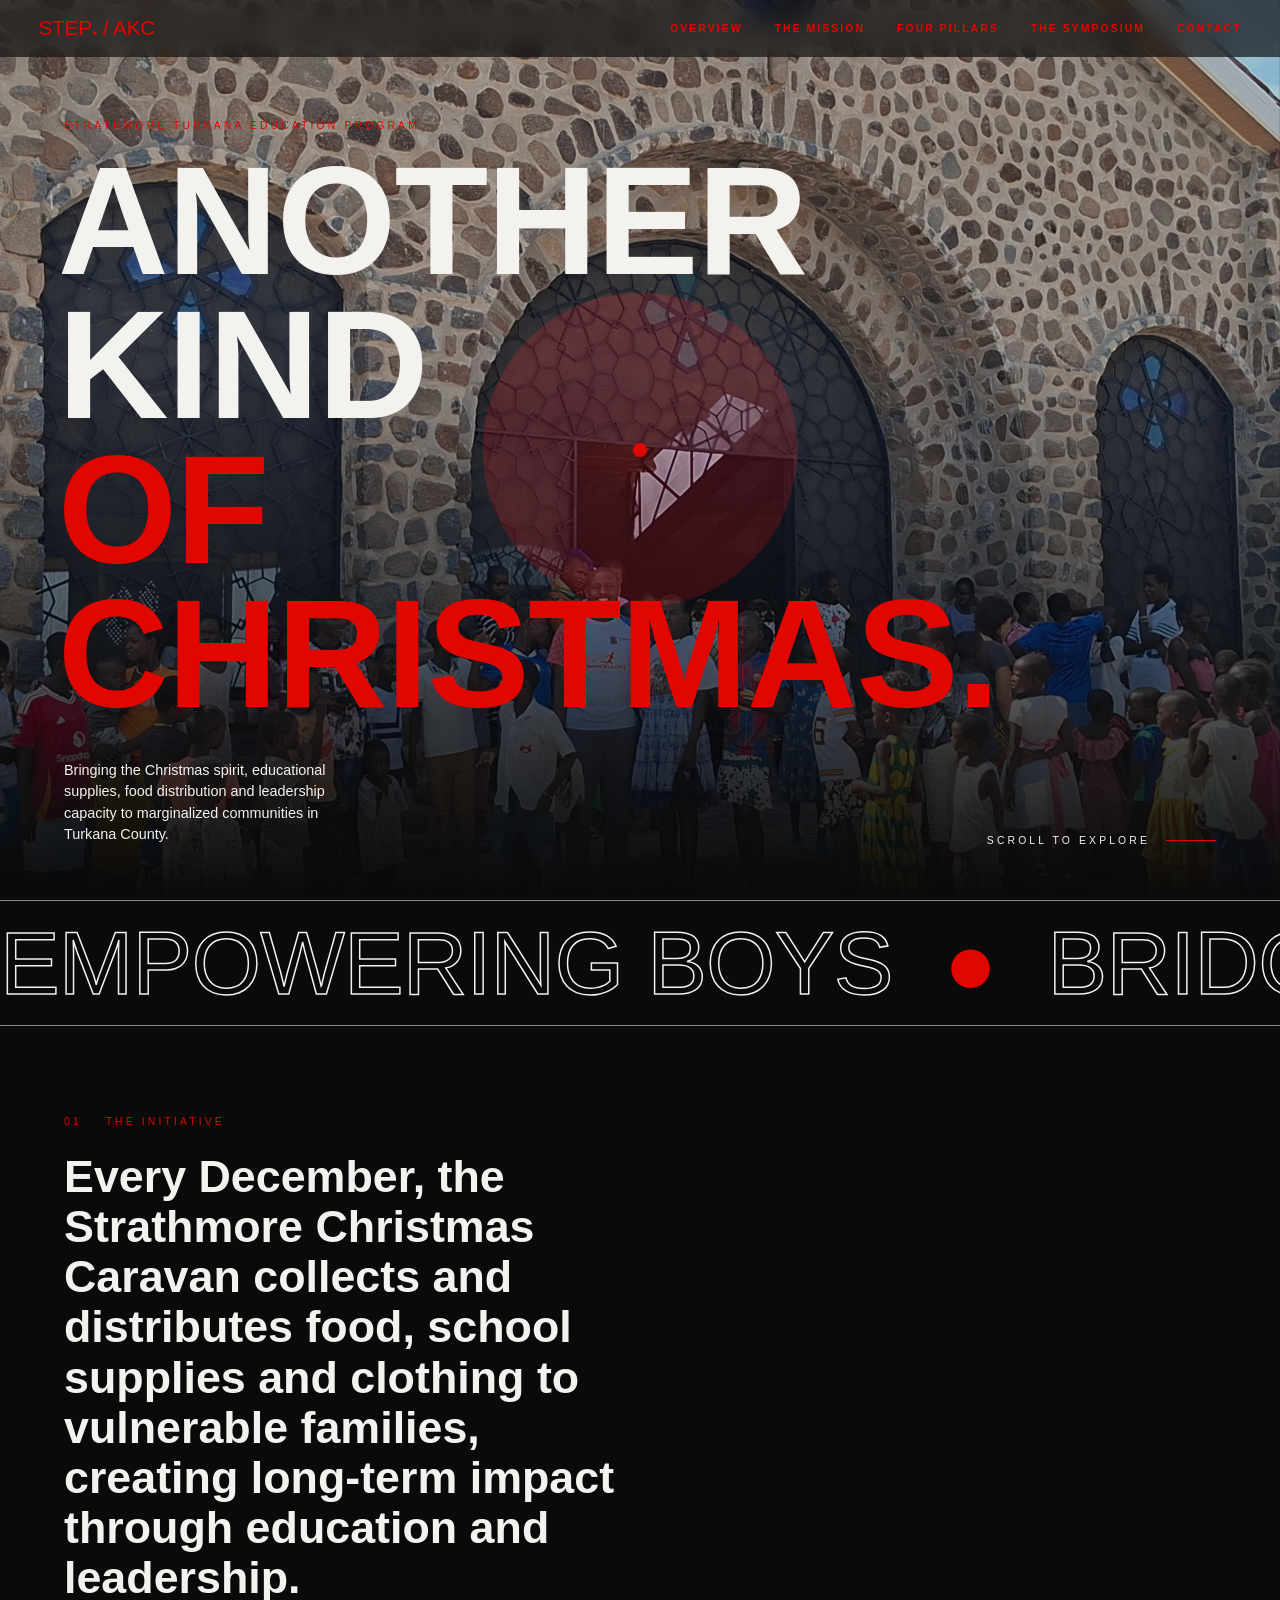
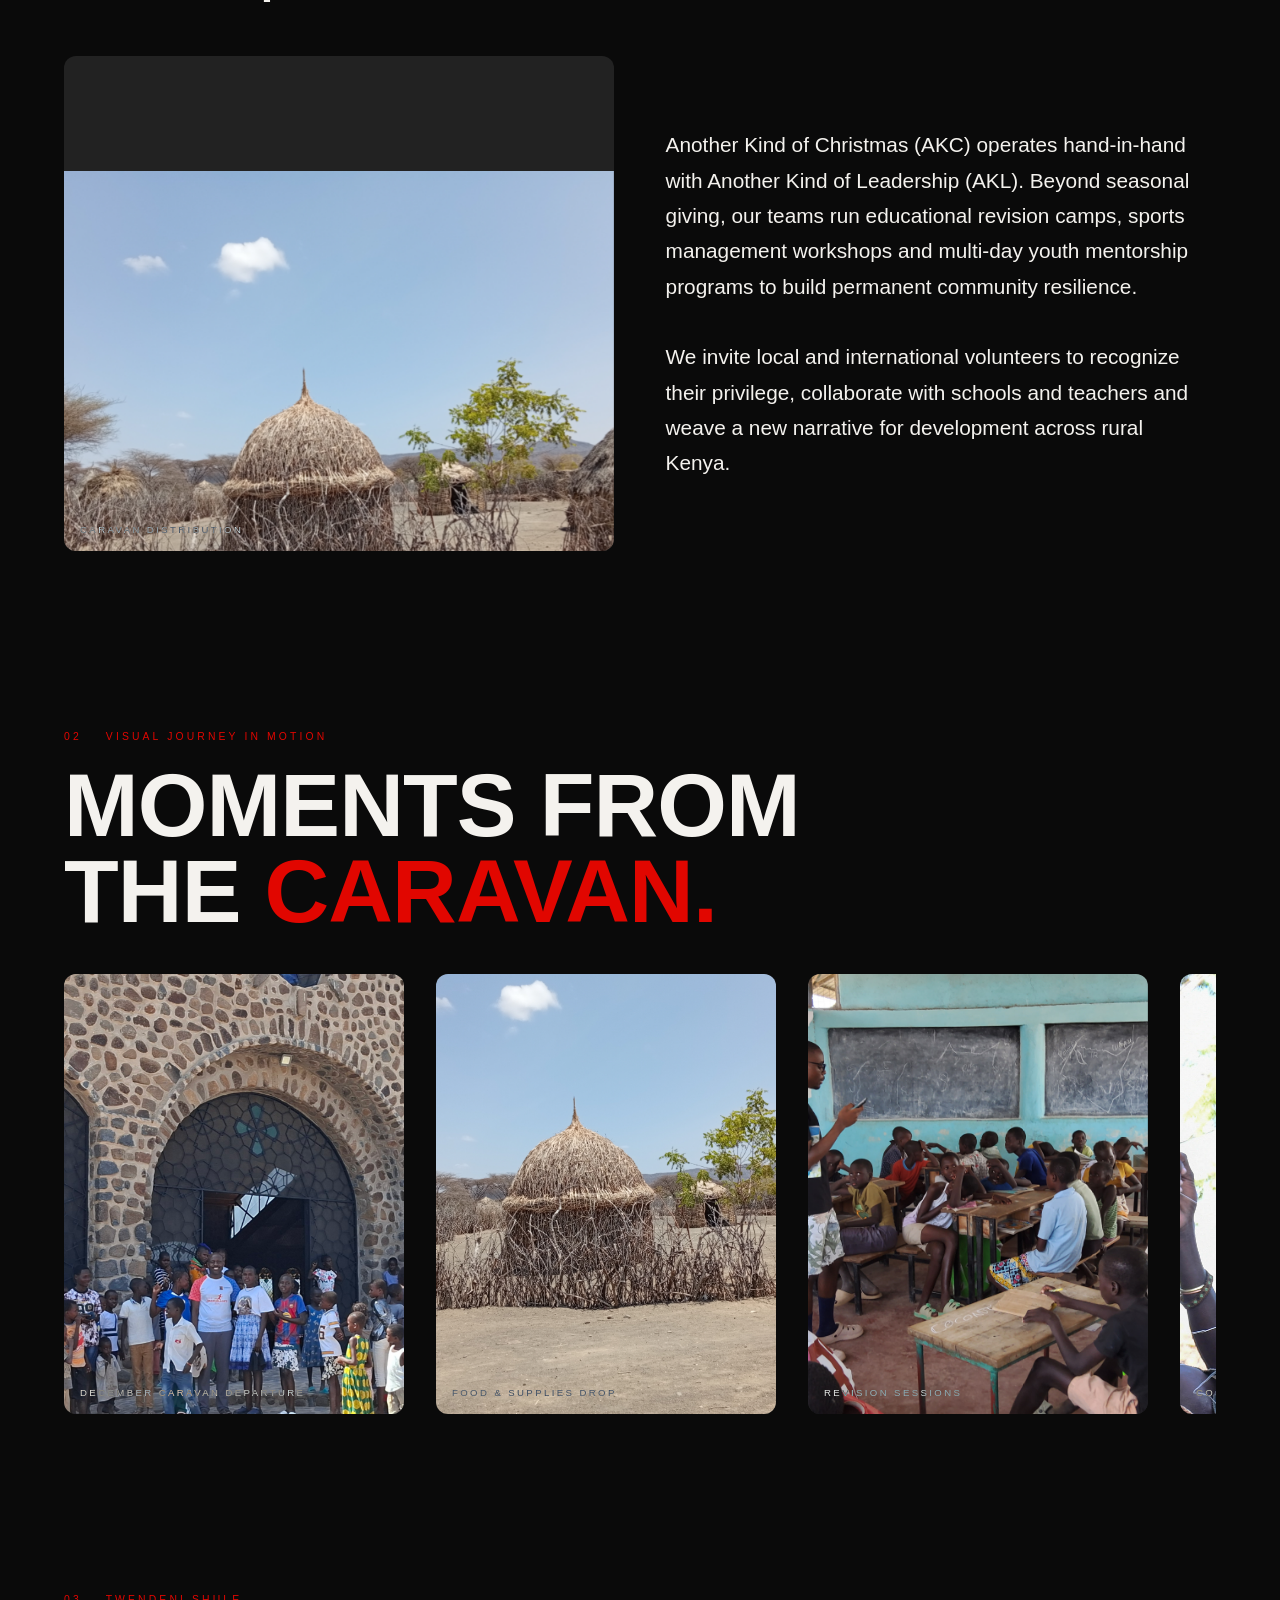
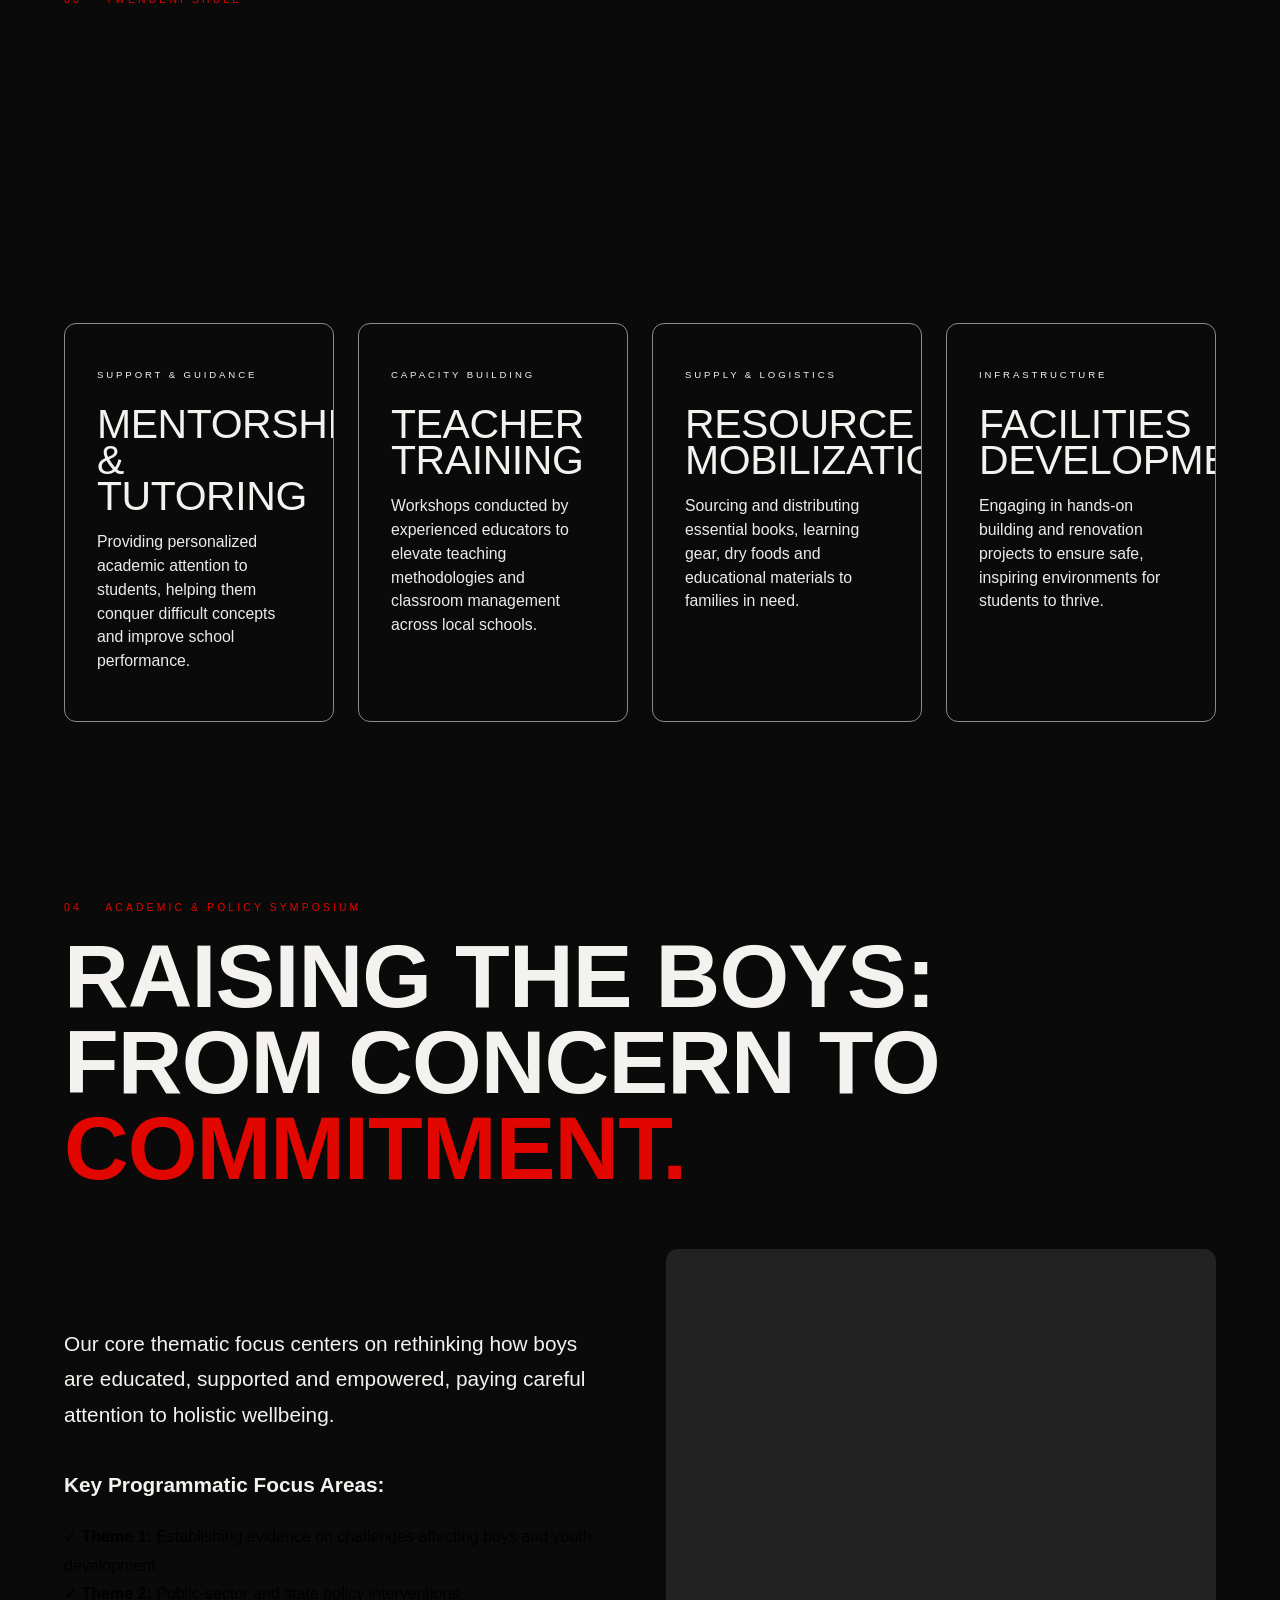
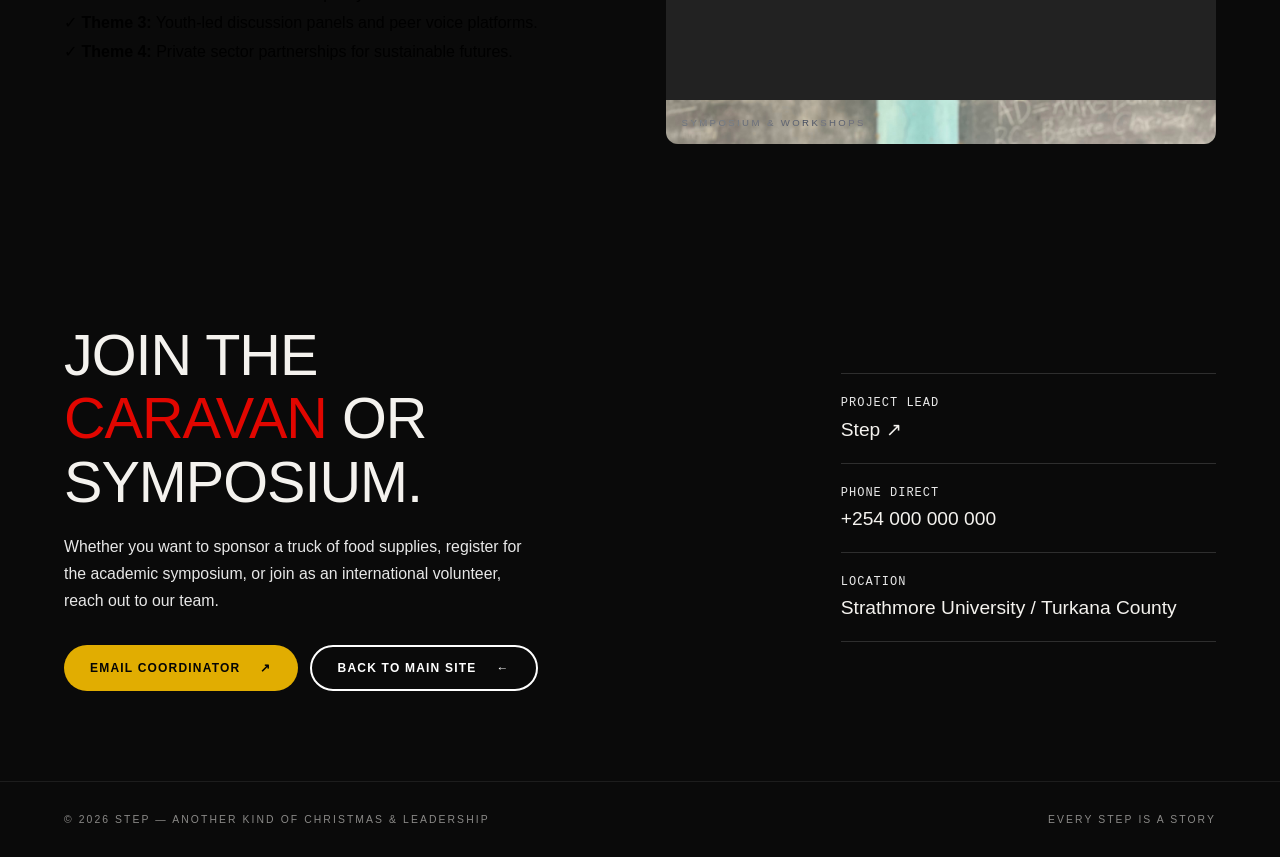
<file: akc.html>
<!DOCTYPE html>
<html lang="en">
<head>
  <meta charset="utf-8">
  <meta name="viewport" content="width=device-width, initial-scale=1, viewport-fit=cover">
  <title>Another Kind of Christmas & Leadership · STEP Turkana</title>
  <link rel="stylesheet" href="akc.css">
</head>
<body class="loading">
  
  <!-- Preloader -->
  <div id="pre">
    <div class="bar"></div>
    <div class="t">Another Kind of Christmas & Leadership · STEP Turkana</div>
    <div class="n display" id="pn">0</div>
  </div>

  <!-- Ambient Sun & Custom Cursor -->
  <div id="sun"></div>
  <div id="cur"></div>

  <!-- Navigation -->
  <nav>
    <a href="index.html" class="logo display">Step<b class="red">.</b> / AKC</a>
    <ul>
      <li><a href="#overview">Overview</a></li>
      <li><a href="#story">The Mission</a></li>
      <li><a href="#pillars">Four Pillars</a></li>
      <li><a href="#symposium">The Symposium</a></li>
      <li><a href="#contact">Contact</a></li>
    </ul>
  </nav>

  <!-- Hero Section -->
  <section id="hero" data-theme="dark">
    <div class="hbg">
      <img class="pic" data-speed=".15" src="Images/hero.jpg" alt="AKC Caravan Turkana">
    </div>
    <span class="label">Strathmore Turkana Education Program</span>
    <h1 class="display" data-split>Another Kind</h1>
    <h1 class="display red" data-split>Of Christmas.</h1>
    <div class="hrow">
      <p class="rv">Bringing the Christmas spirit, educational supplies, food distribution and leadership capacity to marginalized communities in Turkana County.</p>
      <div class="cue">Scroll to explore</div>
    </div>
  </section>

  <!-- Marquee Banner -->
  <div class="mq">
    <div class="display">Empowering Boys <em>●</em> Bridging The Gap <em>●</em> Christmas Caravan <em>●</em> Service &amp; Leadership <em>●</em></div>
  </div>

  <!-- Overview Section -->
  <section id="overview" data-theme="light">
    <p class="label">01 &nbsp;&nbsp; The Initiative</p>
    <p class="big" data-scrub>Every December, the Strathmore Christmas Caravan collects and distributes food, school supplies and clothing to vulnerable families, creating long-term impact through education and leadership.</p>
    <div class="about-grid">
      <div class="img about-photo" data-cap="Caravan Distribution">
        <img class="pic" data-speed=".12" src="Images/10.jpg" alt="Caravan Distribution">
      </div>
      <div class="rv">
        <p class="about-text">Another Kind of Christmas (AKC) operates hand-in-hand with Another Kind of Leadership (AKL). Beyond seasonal giving, our teams run educational revision camps, sports management workshops and multi-day youth mentorship programs to build permanent community resilience.
          <br><br>We invite local and international volunteers to recognize their privilege, collaborate with schools and teachers and weave a new narrative for development across rural Kenya.</p>
      </div>
    </div>
  </section>

  <!-- Moving Gallery / Moving Pictures Section -->
  <section id="moving-gallery" data-theme="dark">
    <p class="label">02 &nbsp;&nbsp; Visual Journey in Motion</p>
    <h2 class="display title-people" data-split>Moments from <br>the <b class="red">Caravan.</b></h2>
    
    <div class="moving-track-container">
      <div class="moving-track">
        <div class="gallery-card img" data-cap="December Caravan Departure"><img class="pic" src="Images/hero.jpg" alt="Caravan"></div>
        <div class="gallery-card img" data-cap="Food & Supplies Drop"><img class="pic" src="Images/10.jpg" alt="Supplies"></div>
        <div class="gallery-card img" data-cap="Revision Sessions"><img class="pic" src="Images/13.jpg" alt="Revision"></div>
        <div class="gallery-card img" data-cap="Community Circles"><img class="pic" src="Images/bead.JPG" alt="Community"></div>
        <div class="gallery-card img" data-cap="Youth Sports Leadership"><img class="pic" src="Images/11.jpg" alt="Sports"></div>
        <div class="gallery-card img" data-cap="Mentorship & Joy"><img class="pic" src="Images/5.jpg" alt="Mentorship"></div>
      </div>
    </div>
  </section>

  <!-- Four Pillars Section -->
  <section id="pillars" data-theme="dark">
    <p class="label">03 &nbsp;&nbsp; Twendeni Shule</p>
    <h2 class="display title-join" data-split>Bridging <br>Educational <b class="red">Inequities.</b></h2>
    <div class="join">
      <div class="pillar-box rv">
        <small>SUPPORT &amp; GUIDANCE</small>
        <h3 class="display">Mentorship &amp; Tutoring</h3>
        <p>Providing personalized academic attention to students, helping them conquer difficult concepts and improve school performance.</p>
      </div>
      <div class="pillar-box rv">
        <small>CAPACITY BUILDING</small>
        <h3 class="display">Teacher Training</h3>
        <p>Workshops conducted by experienced educators to elevate teaching methodologies and classroom management across local schools.</p>
      </div>
      <div class="pillar-box rv">
        <small>SUPPLY &amp; LOGISTICS</small>
        <h3 class="display">Resource Mobilization</h3>
        <p>Sourcing and distributing essential books, learning gear, dry foods and educational materials to families in need.</p>
      </div>
      <div class="pillar-box rv">
        <small>INFRASTRUCTURE</small>
        <h3 class="display">Facilities Development</h3>
        <p>Engaging in hands-on building and renovation projects to ensure safe, inspiring environments for students to thrive.</p>
      </div>
    </div>
  </section>

  <!-- Annual Symposium Focus -->
  <section id="symposium" data-theme="light">
    <p class="label">04 &nbsp;&nbsp; Academic &amp; Policy Symposium</p>
    <h2 class="display title-people" data-split>Raising the Boys: <br>From Concern to <b class="red">Commitment.</b></h2>
    <div class="about-grid">
      <div class="rv">
        <p class="about-text">Our core thematic focus centers on rethinking how boys are educated, supported and empowered, paying careful attention to holistic wellbeing.<br><br><strong>Key Programmatic Focus Areas:</strong></p>
        <ul style="list-style-type: none; padding: 0; margin-top: 20px; color: black; line-height: 1.8;">
          <li>✓ <strong>Theme 1:</strong> Establishing evidence on challenges affecting boys and youth development.</li>
          <li>✓ <strong>Theme 2:</strong> Public-sector and state policy interventions.</li>
          <li>✓ <strong>Theme 3:</strong> Youth-led discussion panels and peer voice platforms.</li>
          <li>✓ <strong>Theme 4:</strong> Private sector partnerships for sustainable futures.</li>
        </ul>
      </div>
      <div class="img about-photo" data-cap="Symposium & Workshops">
        <img class="pic" data-speed=".12" src="Images/4.jpg" alt="Symposium">
      </div>
    </div>
  </section>

  <!-- Contact & Registration Section -->
  <section id="contact" class="section contact-section" data-theme="dark">
    <div class="contact-left">
      <h2 class="display">Join the <br><span class="red">Caravan</span> or <br>Symposium.</h2>
      <p>Whether you want to sponsor a truck of food supplies, register for the academic symposium, or join as an international volunteer, reach out to our team.</p>
      <div class="contact-actions">
        <a href="mailto:step@strathmore.u" class="btn-secondary">
          Email Coordinator <span>↗</span>
        </a>
        <a href="index.html" class="btn-secondary" style="background: transparent; border: 2px solid #fff; color: #fff;">
          Back to Main Site <span>←</span>
        </a>
      </div>
    </div>
    <div class="contact-right">
      <div class="contact-item">
        <span>PROJECT LEAD</span>
        <a href="mailto:step@strathmore.">Step  ↗</a>
      </div>
      <div class="contact-item">
        <span>PHONE DIRECT</span>
        <a href="tel:+254000000000">+254 000 000 000</a>
      </div>
      <div class="contact-item">
        <span>LOCATION</span>
        <a href="#">Strathmore University / Turkana County</a>
      </div>
    </div>
  </section>

  <!-- Footer -->
  <footer>
    <div>© 2026 STEP — Another Kind of Christmas &amp; Leadership</div>
    <div>Every step is a story</div>
  </footer>

  <script src="akc.js"></script>
</body>
</html>
</file>
<file: akc.css>
/* ==========================================================
   STEP — AKC & Leadership Subpage · akc.css (Balanced Sizes)
   ========================================================== */

:root {
  --red: #e10600;
  --mustard: #E1AD01;
  --mustard-glow: rgba(225, 173, 1, 0.25);
  --bg: #0a0a0a;
  --fg: #f4f2ee;
  --mut: rgba(244,242,238,.55);
}

html { scroll-behavior: smooth; }

* {
  box-sizing: border-box;
  margin: 0;
  padding: 0;
}

body {
  background: var(--bg);
  color: var(--fg);
  font-family: "Helvetica Neue", Helvetica, Arial, sans-serif;
  overflow-x: hidden;
  transition: background .9s cubic-bezier(.7,0,.2,1), color .9s;
  -webkit-font-smoothing: antialiased;
}

body.light {
  --bg: #f4f2ee;
  --fg: #0a0a0a;
  --mut: rgba(10,10,10,.55);
}

body.loading { overflow: hidden; }

a { color: inherit; text-decoration: none; }

@media(hover:hover) {
  body, a, button { cursor: none; }
}

.display {
  font-family: Impact, "Arial Narrow Bold", "Helvetica Neue", Arial, sans-serif;
  font-weight: 500;
  text-transform: uppercase;
  letter-spacing: -.01em;
  line-height: .88;
}

.red { color: var(--red); }

/* Preloader */
#pre {
  position: fixed;
  inset: 0;
  background: #0a0a0a;
  z-index: 100;
  display: flex;
  align-items: flex-end;
  justify-content: space-between;
  padding: 5vw;
  color: #f4f2ee;
  transition: transform 1.1s cubic-bezier(.8,0,.1,1);
}

#pre.done { transform: translateY(-100%); }

#pre .n { font-size: clamp(3rem, 15vw, 14rem); }

#pre .t {
  font-size: .9rem;
  letter-spacing: .3em;
  text-transform: uppercase;
  max-width: 14ch;
  line-height: 1.6;
}

#pre .bar {
  position: absolute;
  left: 0;
  top: 50%;
  height: 2px;
  width: 0;
  background: var(--red);
}

/* Sun element */
#sun {
  position: fixed;
  left: 50%;
  top: 50%;
  width: 35vmin;
  height: 35vmin;
  border-radius: 50%;
  background: var(--red);
  z-index: 1;
  pointer-events: none;
  will-change: transform;
}

/* Custom Cursor */
#cur {
  --s: 14px;
  position: fixed;
  left: 0;
  top: 0;
  width: var(--s);
  height: var(--s);
  margin: calc(var(--s) / -2) 0 0 calc(var(--s) / -2);
  border-radius: 50%;
  background: var(--red);
  border: 2px solid transparent;
  z-index: 90;
  pointer-events: none;
  transition: width .35s, height .35s, margin .35s, background .35s, border-color .35s, opacity .35s;
}

#cur::before {
  content: "";
  position: absolute;
  left: 50%;
  top: 50%;
  width: 8px;
  height: 8px;
  margin: -4px 0 0 -4px;
  border-radius: 50%;
  background: var(--red);
  transform: scale(0);
  transition: transform .35s;
}

#cur.big {
  --s: 50px;
  background: transparent;
  border-color: var(--fg);
}

#cur.big::before { transform: scale(1); }

/* Cursor shrinks automatically near the bottom/footer */
#cur.shrink-end {
  --s: 8px !important;
  opacity: 0.7;
}

/* Navigation */
nav {
  position: fixed;
  top: 0;
  left: 0;
  right: 0;
  display: flex;
  font-weight: 800;
  justify-content: space-between;
  align-items: center;
  padding: 1.2rem 3vw;
  z-index: 50;
  background-color: rgba(10, 10, 10, 0.65);
  backdrop-filter: blur(12px);
  -webkit-backdrop-filter: blur(12px);
  color: var(--red);
}

nav .logo { font-size: 1.3rem; }

nav ul {
  display: flex;
  gap: 2rem;
  list-style: none;
  font-size: .65rem;
  letter-spacing: .2em;
  text-transform: uppercase;
}

nav ul a { position: relative; padding: .3rem 0; }

nav ul a:after {
  content: "";
  position: absolute;
  left: 0;
  bottom: 0;
  height: 1px;
  width: 100%;
  background: currentColor;
  transform: scaleX(0);
  transform-origin: right;
  transition: transform .5s;
}

nav ul a:hover:after { transform: scaleX(1); transform-origin: left; }

@media(max-width: 700px) {
  nav ul { display: none; }
}

section {
  position: relative;
  z-index: 2;
  padding: 10vh 5vw;
}

/* Hero Section */
#hero {
  min-height: 100vh;
  display: flex;
  flex-direction: column;
  justify-content: flex-end;
  padding-bottom: 6vh;
}

#hero h1 {
  font-size: clamp(3.5rem, 12vw, 14rem);
  line-height: .86;
  margin-left: -.04em;
}

.hrow {
  display: flex;
  justify-content: space-between;
  align-items: flex-end;
  gap: 2rem;
  margin-top: 3vh;
  flex-wrap: wrap;
}

.hrow p {
  max-width: 36ch;
  font-size: clamp(.9rem, 1.1vw, 1.1rem);
  line-height: 1.5;
}

.cue {
  font-size: .65rem;
  letter-spacing: .3em;
  text-transform: uppercase;
  display: flex;
  align-items: center;
  gap: 1rem;
}

.cue:after {
  content: "";
  width: 50px;
  height: 1px;
  background: var(--red);
  animation: cue 2s infinite;
}

@keyframes cue {
  50% { transform: scaleX(.2); transform-origin: right; }
}

/* Animations & Masks */
.w {
  display: inline-block;
  overflow: hidden;
  vertical-align: top;
  padding-bottom: .08em;
}

.w i {
  display: inline-block;
  font-style: normal;
  transform: translateY(110%);
  transition: transform 1.1s cubic-bezier(.2,.8,.1,1);
}

.in .w i, .w.in i { transform: none; }

.rv {
  opacity: 0;
  transform: translateY(40px);
  transition: opacity 1s, transform 1.1s cubic-bezier(.2,.8,.1,1);
}

.rv.in { opacity: 1; transform: none; }

.label {
  font-size: .65rem;
  letter-spacing: .3em;
  text-transform: uppercase;
  color: var(--red);
  margin-bottom: 1.5rem;
  display: block;
}

/* Manifesto */
#overview p.big {
  font-size: clamp(1.6rem, 3.5vw, 3.4rem);
  line-height: 1.12;
  font-weight: 700;
  max-width: 24ch;
}

/* Marquee */
.mq {
  overflow: hidden;
  white-space: nowrap;
  padding: 2.5vh 0;
  position: relative;
  z-index: 2;
  border-block: 1px solid var(--mut);
}

.mq div {
  display: inline-block;
  font-size: clamp(2.5rem, 7vw, 6rem);
  animation: mq 25s linear infinite;
  -webkit-text-stroke: 1.5px var(--fg);
  color: transparent;
}

.mq div em {
  font-style: normal;
  color: var(--red);
  -webkit-text-stroke: 0;
  padding: 0 .3em;
}

@keyframes mq {
  to { transform: translateX(-50%); }
}

/* Moving Gallery */
#moving-gallery { overflow: hidden; }

.moving-track-container {
  width: 100%;
  overflow: hidden;
  position: relative;
  margin-top: 4vh;
}

.moving-track {
  display: flex;
  gap: 2rem;
  width: max-content;
  animation: scrollGallery 35s linear infinite;
}

.gallery-card {
  width: 340px;
  height: 440px;
  flex-shrink: 0;
  border-radius: 12px;
}

@keyframes scrollGallery {
  to { transform: translateX(-50%); }
}

/* Image styling */
.img {
  position: relative;
  overflow: hidden;
  background: #222;
  border-radius: 12px;
}

.pic {
  position: absolute;
  inset: -12% 0;
  object-fit: cover;
  width: 100%;
  height: 124%;
  transition: filter .8s;
  will-change: transform;
}

.img:hover .pic { filter: contrast(1.05); }

.img:after {
  content: attr(data-cap);
  position: absolute;
  left: 1rem;
  bottom: 1rem;
  font-size: .6rem;
  letter-spacing: .25em;
  text-transform: uppercase;
  color: #fff;
  mix-blend-mode: difference;
}

/* Pillars / Join Grid */
.join {
  display: grid;
  grid-template-columns: repeat(auto-fit, minmax(260px, 1fr));
  gap: 1.5rem;
}

.pillar-box {
  padding: 2.5rem 2rem 3rem;
  border: 1px solid var(--mut);
  position: relative;
  overflow: hidden;
  border-radius: 12px;
  transition: color .6s, border-color .4s, background .4s;
}

.pillar-box:hover {
  background: var(--red);
  color: #fff;
  border-color: var(--red);
}

.pillar-box h3 {
  font-size: clamp(1.6rem, 3.2vw, 2.6rem);
  margin: 1.5rem 0 1rem;
}

.pillar-box p {
  line-height: 1.5;
  font-size: .99rem;
  color: rgba(255, 255, 255, 0.92);
}

.pillar-box:hover p { color: #fff; }

.pillar-box small { letter-spacing: .3em; font-size: .6rem; }

/* About Grid */
.about-grid {
  display: grid;
  grid-template-columns: repeat(auto-fit, minmax(280px, 1fr));
  gap: 4vw;
  margin-top: 6vh;
  align-items: center;
}

.about-photo { height: 55vh; }

.about-text {
  font-size: 1.3rem;
  line-height: 1.7;
  max-width: 46ch;
}

.title-people, .title-join {
  font-size: clamp(2.5rem, 7vw, 6rem);
  margin-bottom: 4vh;
}

/* Contact Section */
.contact-section {
  min-height: 55vh;
  display: grid;
  grid-template-columns: 1.3fr .7fr;
  gap: 80px;
  align-items: center;
}

.contact-left h2 {
  font-size: clamp(2.4rem, 4.5vw, 4rem);
  line-height: 1.1;
  letter-spacing: -1px;
  margin-bottom: 20px;
}

.contact-left > p {
  max-width: 460px;
  color: rgba(255, 255, 255, 0.904);
  line-height: 1.7;
  font-size: .99rem;
  margin-bottom: 30px;
}

.contact-actions { display: flex; flex-wrap: wrap; gap: 12px; }

.btn-secondary {
  display: inline-flex;
  align-items: center;
  gap: 20px;
  padding: 14px 26px;
  border-radius: 50px;
  background: var(--mustard);
  color: #050505;
  font-weight: 700;
  font-size: 12px;
  letter-spacing: 0.1em;
  text-transform: uppercase;
  transition: .3s;
}

.btn-secondary:hover {
  transform: translateY(-3px);
  box-shadow: 0 12px 30px var(--mustard-glow);
}

.contact-right { border-top: 1px solid rgba(255,255,255,.15); }

.contact-item {
  padding: 22px 0;
  border-bottom: 1px solid rgba(255,255,255,.15);
  display: flex;
  flex-direction: column;
  gap: 8px;
}

.contact-item span {
  font-family: monospace;
  font-size: 12px;
  color: rgba(255, 255, 255, 0.904);
  letter-spacing: 1px;
}

.contact-item a {
  font-size: 1.2rem;
  transition: .3s;
}

.contact-item a:hover { color: var(--mustard); }

@media(max-width: 900px) {
  .contact-section { grid-template-columns: 1fr; gap: 40px; }
}

/* Footer */
footer {
  position: relative;
  z-index: 2;
  display: flex;
  justify-content: space-between;
  gap: 1rem;
  flex-wrap: wrap;
  padding: 2rem 5vw;
  font-size: .65rem;
  letter-spacing: .2em;
  text-transform: uppercase;
  color: var(--mut);
  background: var(--bg);
  border-top: 1px solid rgba(255,255,255,0.08);
}

.hbg {
  position: absolute;
  inset: 0;
  z-index: -1;
  opacity: .80;
  overflow: hidden;
}

#hero .hbg:after {
  content: "";
  position: absolute;
  inset: 0;
  background: linear-gradient(180deg, transparent 40%, var(--bg));
}
</file>
